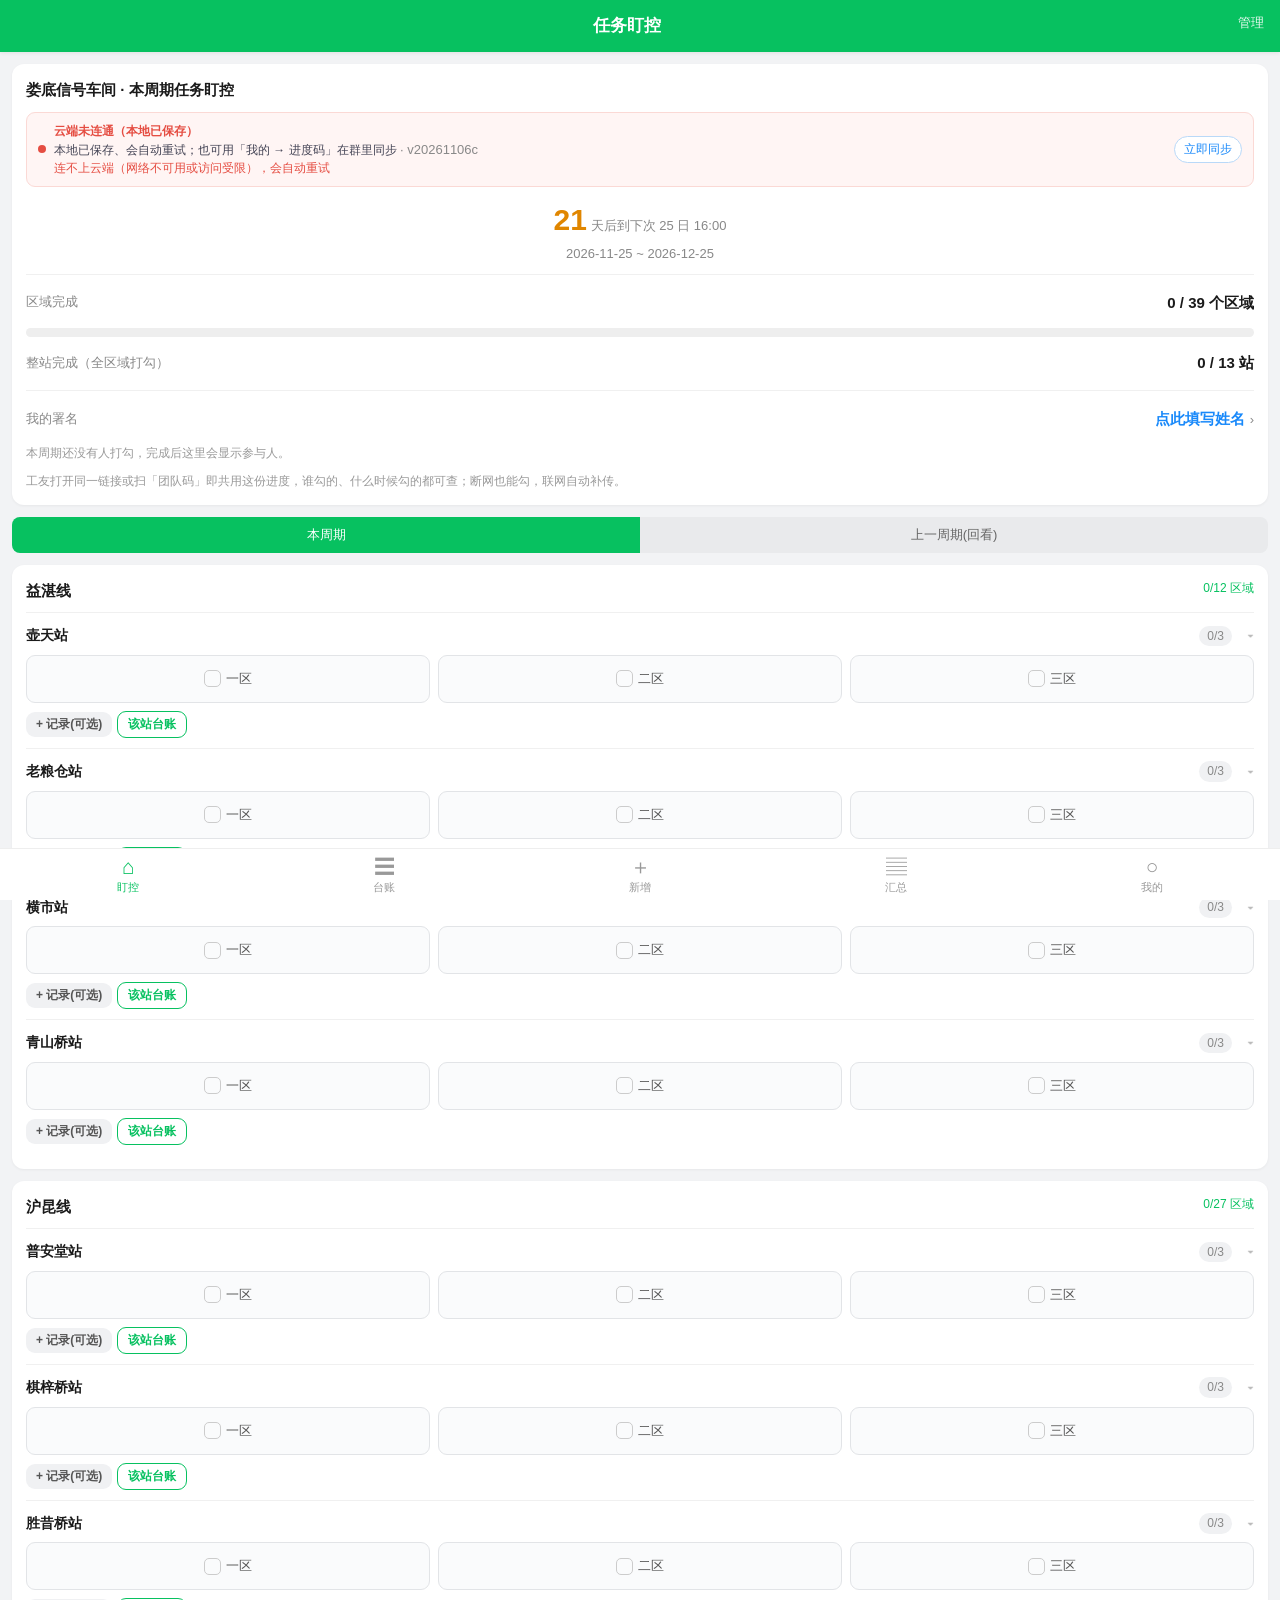
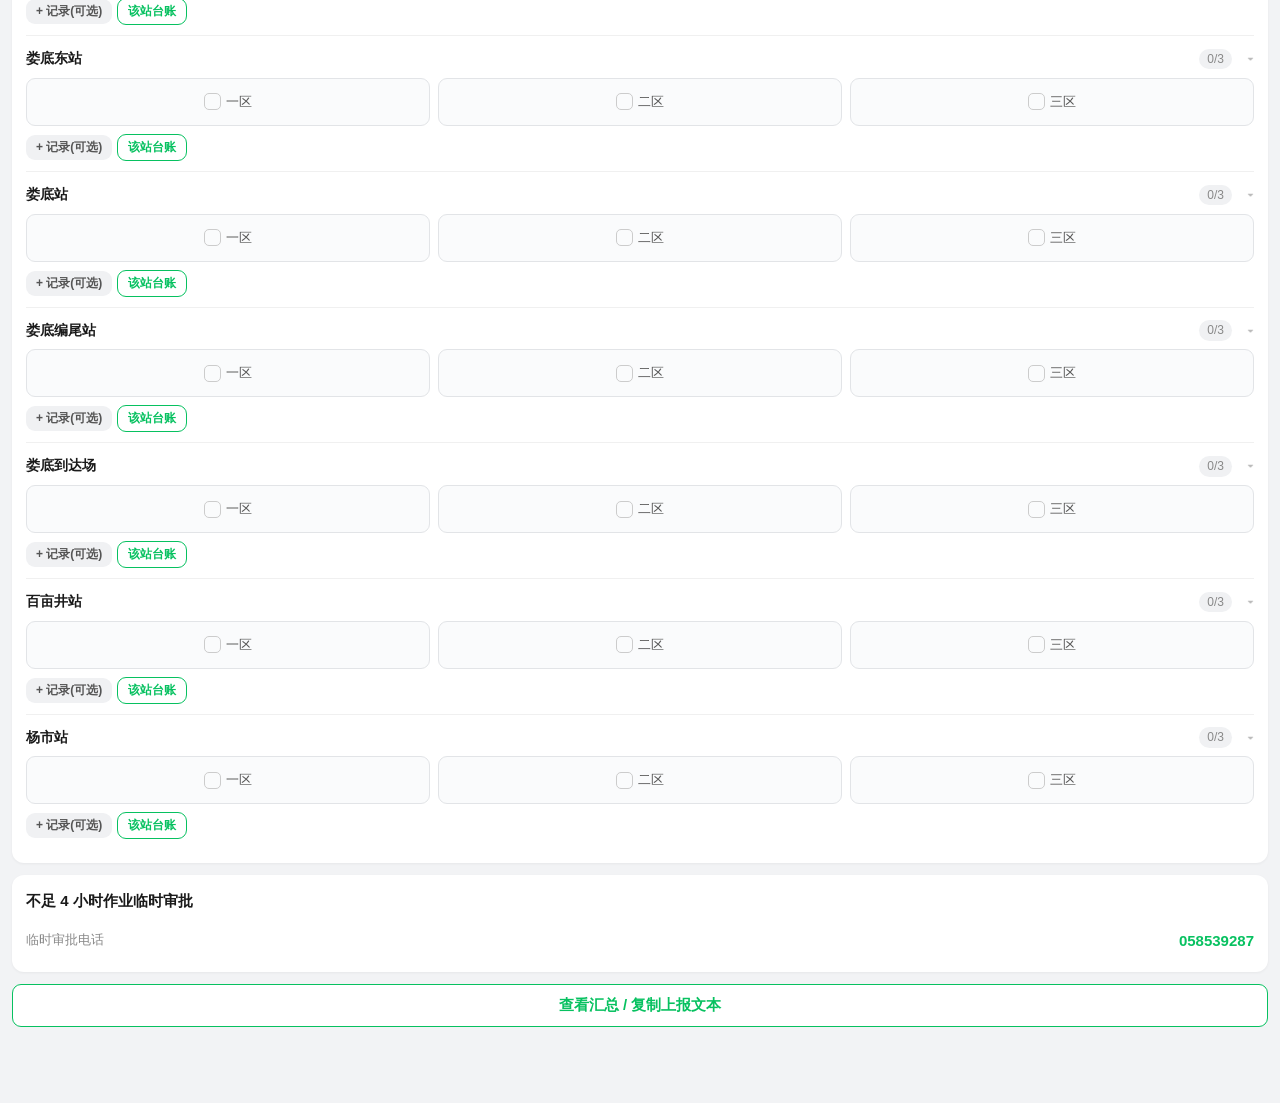
<file: index.html>
<!DOCTYPE html>
<html lang="zh-CN">
<head>
<meta charset="utf-8">
<meta name="viewport" content="width=device-width, initial-scale=1, maximum-scale=1, user-scalable=no, viewport-fit=cover">
<meta name="format-detection" content="telephone=no">
<meta http-equiv="Cache-Control" content="no-cache, no-store, must-revalidate">
<meta http-equiv="Pragma" content="no-cache">
<meta http-equiv="Expires" content="0">
<title>娄底信号车间 · 工作台</title>
<link rel="stylesheet" href="css/app.css?v=20261106c">
</head>
<body>
<header id="topbar">
  <span id="topTitle">工作台</span>
  <span id="topRight" onclick="APP.go('mine')" style="float:right;font-size:13px;font-weight:400;opacity:.9">管理</span>
</header>

<main class="wrap">
  <section id="view-home"></section>
  <section id="view-list" class="hidden"></section>
  <section id="view-add" class="hidden"></section>
  <section id="view-summary" class="hidden"></section>
  <section id="view-mine" class="hidden"></section>
  <section id="view-admin" class="hidden"></section>
</main>

<nav id="tabbar">
  <div class="tab active" data-view="home" onclick="APP.go('home')"><span class="ic">⌂</span>盯控</div>
  <div class="tab" data-view="list" onclick="APP.go('list')"><span class="ic">☰</span>台账</div>
  <div class="tab" data-view="add" onclick="APP.go('add')"><span class="ic">＋</span>新增</div>
  <div class="tab" data-view="summary" onclick="APP.go('summary')"><span class="ic">▤</span>汇总</div>
  <div class="tab" data-view="mine" onclick="APP.go('mine')"><span class="ic">○</span>我的</div>
</nav>

<div id="modalRoot"></div>
<div id="toast" class="toast hidden"></div>

<script src="js/config.js?v=20261106c"></script>
<script src="js/util.js?v=20261106c"></script>
<script src="js/sync.js?v=20261106c"></script>
<script src="js/store.js?v=20261106c"></script>
<script src="js/engine.js?v=20261106c"></script>
<script src="js/board.js?v=20261106c"></script>
<script src="js/admin.js?v=20261106c"></script>
<script src="js/app.js?v=20261106c"></script>
</body>
</html>
</file>
<file: css/app.css>
* { box-sizing: border-box; -webkit-tap-highlight-color: transparent; }
html, body { margin: 0; padding: 0; }
body {
  font-family: -apple-system, BlinkMacSystemFont, "PingFang SC", "Microsoft YaHei", sans-serif;
  background: #f2f3f5; color: #1a1a1a; font-size: 15px; line-height: 1.55;
  padding-bottom: 64px;
}
header {
  position: sticky; top: 0; z-index: 20; background: #07C160; color: #fff;
  padding: 13px 16px; font-size: 17px; font-weight: 600; text-align: center;
  box-shadow: 0 1px 4px rgba(0,0,0,.08);
}
.wrap { padding: 12px; }
.hidden { display: none !important; }
.card { background: #fff; border-radius: 12px; padding: 14px; margin-bottom: 12px; box-shadow: 0 1px 3px rgba(0,0,0,.05); }
.card-title { font-size: 15px; font-weight: 600; margin-bottom: 10px; }
.card-title .sub { float: right; font-size: 12px; font-weight: 400; color: #07C160; }
.muted { color: #888; font-size: 13px; }
.bold { font-weight: 600; }
.row { display: flex; justify-content: space-between; align-items: center; padding: 6px 0; gap: 10px; }
.tips { font-size: 12px; color: #999; margin-top: 8px; line-height: 1.6; }
.divider { height: 1px; background: #f0f0f0; margin: 10px 0; }

.badge { display: inline-block; padding: 1px 8px; border-radius: 20px; font-size: 12px; }
.badge-ok { background: #e8f8ee; color: #07C160; }
.badge-bad { background: #fdecea; color: #e54d42; }
.badge-warn { background: #fff4e5; color: #e08600; }
.badge-gray { background: #f0f1f3; color: #888; }
.cd-num { color: #e08600; font-size: 30px; font-weight: 700; }
.progress { height: 9px; background: #eee; border-radius: 6px; overflow: hidden; margin: 8px 0; }
.progress > i { display: block; height: 100%; background: #07C160; transition: width .3s; }
.link, .call-btn { color: #07C160; font-weight: 600; text-decoration: none; }

.btn { display: block; width: 100%; padding: 11px; border: none; border-radius: 9px; background: #07C160; color: #fff; font-size: 15px; font-weight: 600; margin-top: 10px; }
.btn:active { opacity: .85; }
.btn-line { background: #fff; color: #07C160; border: 1px solid #07C160; }
.btn-gray { background: #f0f1f3; color: #555; }
.btn-danger { background: #e54d42; }
.btn-sm { display: inline-block; width: auto; padding: 6px 13px; font-size: 13px; margin: 0; }
.btn-xs { display: inline-block; width: auto; padding: 4px 10px; font-size: 12px; margin: 0; }

/* 快捷入口 */
.grid { display: grid; grid-template-columns: repeat(2, 1fr); gap: 10px; }
.qitem { background: #fff; border-radius: 12px; padding: 14px 10px; text-align: center; box-shadow: 0 1px 3px rgba(0,0,0,.05); }
.qitem .qi { width: 38px; height: 38px; line-height: 38px; margin: 0 auto 6px; border-radius: 10px; background: #e8f8ee; color: #07C160; font-size: 19px; font-weight: 700; }
.qitem .qt { font-size: 13px; font-weight: 600; }
.qitem .qs { font-size: 11px; color: #999; margin-top: 2px; }

/* 表单 */
.field { margin-bottom: 13px; }
.field > label { display: block; font-size: 13px; color: #555; margin-bottom: 6px; }
.field .req { color: #e54d42; }
.field input[type=text], .field input[type=number], .field input[type=date], .field input[type=time],
.field input[type=tel], .field select, .field textarea {
  width: 100%; padding: 10px; border: 1px solid #ddd; border-radius: 8px;
  font-size: 15px; background: #fff; font-family: inherit;
}
.field textarea { min-height: 76px; resize: vertical; }
.radio-line { display: flex; flex-wrap: wrap; gap: 8px; }
.radio-line label { display: inline-block; padding: 7px 13px; border: 1px solid #ddd; border-radius: 20px; font-size: 13px; background: #fff; }
.radio-line label.on { border-color: #07C160; background: #e8f8ee; color: #07C160; }
.field-err { border-color: #e54d42 !important; }

/* 明细表 */
.detail-row { display: flex; gap: 6px; margin-bottom: 7px; align-items: center; }
.detail-row input, .detail-row select { flex: 1; min-width: 0; padding: 8px; border: 1px solid #ddd; border-radius: 7px; font-size: 14px; }
.detail-row .dlabel { flex: 0 0 auto; }
.detail-row .del { flex: 0 0 30px; text-align: center; color: #e54d42; font-size: 20px; }
.detail-head { display: flex; gap: 6px; font-size: 12px; color: #999; padding: 0 30px 0 2px; margin-bottom: 4px; }
.detail-head span { flex: 1; }
.bad-val { color: #e54d42 !important; font-weight: 600; border-color: #e54d42 !important; }

/* 台账列表 */
.filter-bar { display: flex; gap: 8px; overflow-x: auto; padding-bottom: 4px; margin-bottom: 10px; }
.filter-bar span { flex: 0 0 auto; padding: 6px 13px; background: #fff; border-radius: 20px; font-size: 13px; color: #666; border: 1px solid #eee; }
.filter-bar span.on { background: #07C160; color: #fff; border-color: #07C160; }
.list-item { padding: 12px; border-bottom: 1px solid #f2f2f2; }
.list-item:last-child { border-bottom: none; }
.list-item .li-title { font-size: 15px; font-weight: 600; }
.list-item .li-meta { font-size: 12px; color: #999; margin-top: 3px; }
.list-item .li-fields { font-size: 13px; color: #555; margin-top: 5px; }
.empty { text-align: center; color: #bbb; padding: 34px 0; font-size: 14px; }

table.tbl { width: 100%; border-collapse: collapse; font-size: 13px; }
table.tbl th, table.tbl td { border: 1px solid #eee; padding: 6px 5px; text-align: center; }
table.tbl td.bad { color: #e54d42; font-weight: 600; }

.seg { display: flex; background: #e9eaec; border-radius: 8px; overflow: hidden; margin-bottom: 12px; }
.seg div { flex: 1; text-align: center; padding: 8px; font-size: 13px; color: #666; }
.seg div.active { background: #07C160; color: #fff; }

.station-line { font-size: 13px; margin: 5px 0; }
.station-line b { color: #576b95; }
.untested { color: #e54d42; font-size: 13px; }

.switch { position: relative; width: 46px; height: 26px; flex: 0 0 46px; }
.switch input { display: none; }
.switch i { position: absolute; inset: 0; background: #ccc; border-radius: 20px; transition: .2s; }
.switch i::after { content: ''; position: absolute; width: 22px; height: 22px; background: #fff; border-radius: 50%; top: 2px; left: 2px; transition: .2s; }
.switch input:checked + i { background: #07C160; }
.switch input:checked + i::after { left: 22px; }

nav#tabbar { position: fixed; bottom: 0; left: 0; right: 0; z-index: 30; display: flex; background: #fff; border-top: 1px solid #eee; padding-bottom: env(safe-area-inset-bottom); }
nav#tabbar .tab { flex: 1; text-align: center; padding: 6px 0 4px; font-size: 11px; color: #999; }
nav#tabbar .tab.active { color: #07C160; }
nav#tabbar .tab .ic { font-size: 21px; display: block; line-height: 1.15; }

/* 后台 */
.admin-item { display: flex; align-items: center; justify-content: space-between; gap: 10px; padding: 11px 0; border-bottom: 1px solid #f2f2f2; }
.admin-item:last-child { border-bottom: none; }
.admin-item .ai-name { font-size: 14px; font-weight: 600; }
.admin-item .ai-desc { font-size: 12px; color: #999; margin-top: 2px; }
.admin-item .ai-ops { flex: 0 0 auto; display: flex; gap: 6px; align-items: center; }
.handle { color: #bbb; font-size: 18px; padding: 0 4px; }
.pill { display: inline-block; font-size: 11px; padding: 1px 7px; border-radius: 10px; background: #eef2fb; color: #576b95; margin-left: 5px; }
.pill-off { background: #f0f1f3; color: #999; }
.chip { display: inline-block; font-size: 12px; padding: 3px 9px; border-radius: 6px; background: #f5f6f8; color: #666; margin: 0 6px 6px 0; }

/* 区域盯控看板 */
.station-block { border-top: 1px solid #f0f0f0; padding: 10px 0 4px; }
.station-block:first-of-type { border-top: none; }
.station-head { display: flex; justify-content: space-between; align-items: center; gap: 8px; padding: 2px 0 8px; }
.station-name { font-size: 14px; font-weight: 600; }
.station-right { display: flex; align-items: center; gap: 8px; }
.caret { color: #bbb; font-size: 14px; width: 14px; text-align: right; }
.zone-grid { display: grid; grid-template-columns: repeat(3, 1fr); gap: 8px; margin-bottom: 8px; }
.zone-cell { display: flex; flex-direction: column; align-items: center; justify-content: center; gap: 2px;
  padding: 8px 4px; border: 1.5px solid #e2e4e7; border-radius: 9px;
  background: #fafbfc; font-size: 13px; color: #555; min-height: 48px; text-align: center; }
.zone-cell:active { opacity: .7; }
.zone-cell.on { background: #e8f8ee; border-color: #07C160; color: #07a050; font-weight: 600; }
.zone-main { display: inline-flex; align-items: center; gap: 5px; }
.zone-check { display: inline-flex; width: 17px; height: 17px; align-items: center; justify-content: center;
  border: 1.5px solid #ccc; border-radius: 5px; font-size: 12px; color: #fff; flex: 0 0 17px; }
.zone-cell.on .zone-check { background: #07C160; border-color: #07C160; }
.station-ops { margin: 2px 0 6px; }

/* 团队同步状态条 */
.sync-bar { display: flex; align-items: center; gap: 8px; padding: 9px 11px; border-radius: 9px;
  background: #eef7ff; border: 1px solid #d7e9fb; font-size: 12px; margin-bottom: 10px; }
.sync-bar.off { background: #f7f7f8; border-color: #e6e7e9; }
.sync-bar.err { background: #fff5f4; border-color: #fbd9d5; }
.sync-dot { width: 8px; height: 8px; border-radius: 50%; background: #07C160; flex: 0 0 8px; }
.sync-bar.off .sync-dot { background: #bbb; }
.sync-bar.err .sync-dot { background: #e54d42; }
.sync-txt { flex: 1; min-width: 0; line-height: 1.5; color: #445; }
.sync-txt b { color: #1989fa; }
.sync-bar.err .sync-txt b { color: #e54d42; }
.sync-btn { flex: 0 0 auto; font-size: 12px; color: #1989fa; padding: 3px 9px;
  border: 1px solid #b9d9f8; border-radius: 14px; background: #fff; }
.zone-by { display: block; font-size: 10px; font-weight: 400; color: #6bb98c; margin-top: 2px; line-height: 1.2; }
.member-chip { display: inline-block; font-size: 11px; padding: 2px 8px; border-radius: 12px;
  background: #eef2fb; color: #576b95; margin: 0 5px 5px 0; }

/* 弹层 */
.mask { position: fixed; inset: 0; background: rgba(0,0,0,.45); z-index: 60; }
.sheet { position: fixed; left: 0; right: 0; bottom: 0; z-index: 61; background: #fff; border-radius: 16px 16px 0 0; max-height: 88vh; overflow-y: auto; padding: 16px 16px calc(20px + env(safe-area-inset-bottom)); }
.sheet h3 { margin: 0 0 14px; font-size: 16px; text-align: center; }
.sheet .sheet-close { position: absolute; right: 14px; top: 12px; color: #999; font-size: 20px; }
.toast { position: fixed; left: 50%; top: 45%; transform: translate(-50%,-50%); background: rgba(0,0,0,.8); color: #fff; padding: 11px 18px; border-radius: 8px; font-size: 14px; z-index: 99; max-width: 80%; text-align: center; }
.qr-box { text-align: center; padding: 10px 0; }
.qr-box img { width: 210px; height: 210px; border: 1px solid #eee; border-radius: 8px; }
</file>
